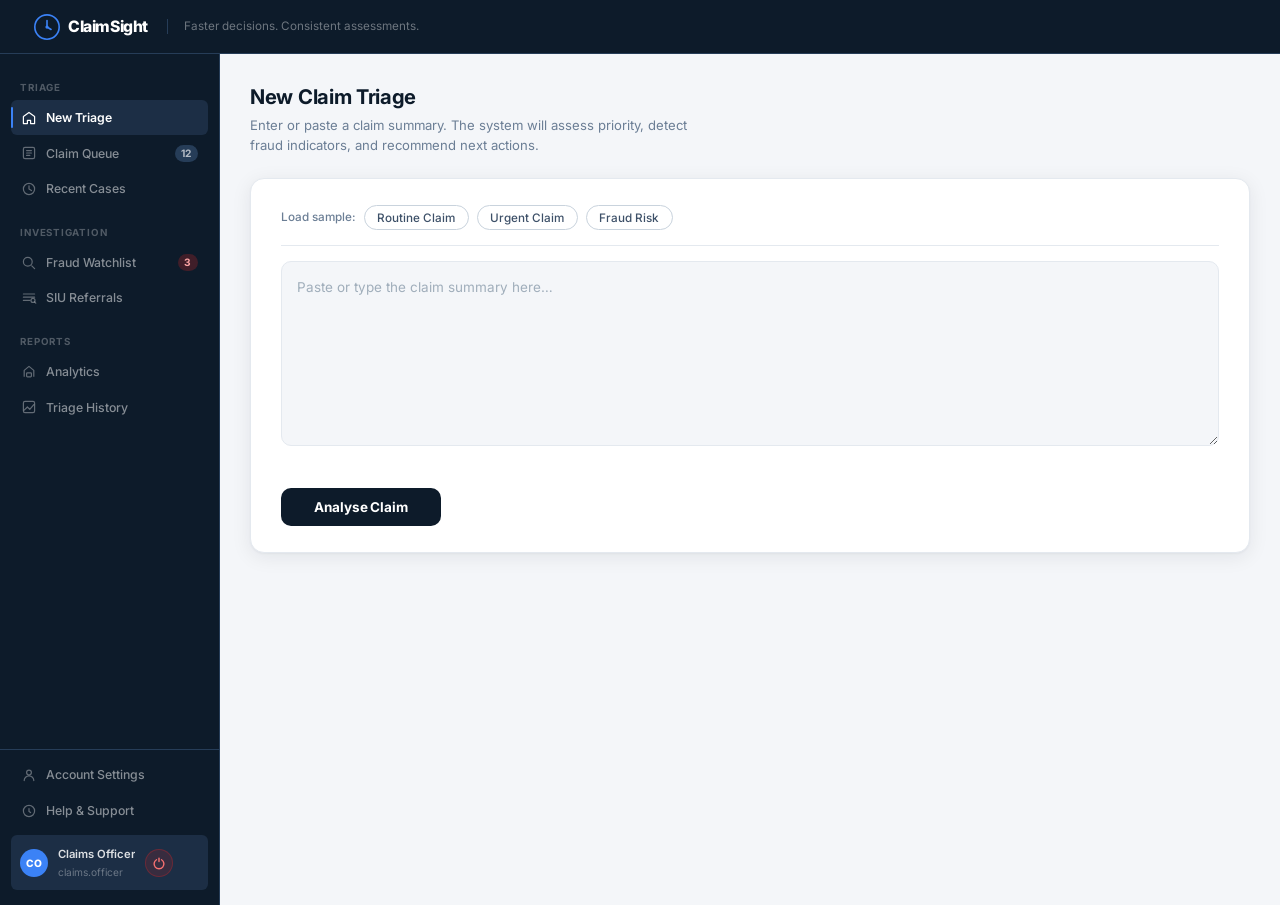
<file: index.html>
<!DOCTYPE html>
<html lang="en">
<head>
  <meta charset="UTF-8" />
  <meta name="viewport" content="width=device-width, initial-scale=1.0" />
  <title>ClaimSight — AI-Assisted Claims Triage</title>
  <link rel="stylesheet" href="style.css" />
</head>
<body>

  <!-- ─── Header ──────────────────────────────────────── -->
  <header class="site-header">
    <div class="header-inner">
      <button class="sidebar-toggle" id="sidebar-toggle" aria-label="Toggle navigation" aria-expanded="false">
        <svg viewBox="0 0 20 20" fill="none" aria-hidden="true">
          <path d="M3 5h14M3 10h14M3 15h14" stroke="currentColor" stroke-width="1.75" stroke-linecap="round"/>
        </svg>
      </button>
      <div class="brand">
        <svg class="brand-icon" viewBox="0 0 32 32" fill="none" aria-hidden="true">
          <circle cx="16" cy="16" r="15" stroke="currentColor" stroke-width="2"/>
          <path d="M16 8v8l5 3" stroke="currentColor" stroke-width="2" stroke-linecap="round"/>
          <circle cx="16" cy="16" r="2" fill="currentColor"/>
        </svg>
        <span class="brand-name">ClaimSight</span>
      </div>
      <p class="brand-tagline">Faster decisions. Consistent assessments.</p>
    </div>
  </header>

  <!-- ─── App shell ────────────────────────────────────── -->
  <div class="app-shell">

    <!-- ─── Sidebar ──────────────────────────────────── -->
    <nav class="sidebar" id="sidebar" aria-label="Main navigation">
      <div class="sidebar-body">

        <div class="nav-section">
          <span class="nav-section-label">Triage</span>
          <ul class="nav-list">
            <li>
              <a href="#" class="nav-item nav-item--active" data-page="new-triage" aria-current="page">
                <svg class="nav-icon" viewBox="0 0 20 20" fill="none" aria-hidden="true">
                  <path d="M10 3L3 8v9h5v-4h4v4h5V8L10 3z" stroke="currentColor" stroke-width="1.5" stroke-linejoin="round"/>
                </svg>
                New Triage
              </a>
            </li>
            <li>
              <a href="#" class="nav-item" data-page="claim-queue">
                <svg class="nav-icon" viewBox="0 0 20 20" fill="none" aria-hidden="true">
                  <rect x="3" y="3" width="14" height="14" rx="2" stroke="currentColor" stroke-width="1.5"/>
                  <path d="M7 7h6M7 10h6M7 13h4" stroke="currentColor" stroke-width="1.5" stroke-linecap="round"/>
                </svg>
                Claim Queue
                <span class="nav-badge">12</span>
              </a>
            </li>
            <li>
              <a href="#" class="nav-item" data-page="recent-cases">
                <svg class="nav-icon" viewBox="0 0 20 20" fill="none" aria-hidden="true">
                  <circle cx="10" cy="10" r="7" stroke="currentColor" stroke-width="1.5"/>
                  <path d="M10 6v4l3 2" stroke="currentColor" stroke-width="1.5" stroke-linecap="round"/>
                </svg>
                Recent Cases
              </a>
            </li>
          </ul>
        </div>

        <div class="nav-section">
          <span class="nav-section-label">Investigation</span>
          <ul class="nav-list">
            <li>
              <a href="#" class="nav-item" data-page="fraud-watchlist">
                <svg class="nav-icon" viewBox="0 0 20 20" fill="none" aria-hidden="true">
                  <path d="M8.5 3a5.5 5.5 0 1 1 0 11 5.5 5.5 0 0 1 0-11zM17 17l-3.5-3.5" stroke="currentColor" stroke-width="1.5" stroke-linecap="round"/>
                </svg>
                Fraud Watchlist
                <span class="nav-badge nav-badge--red">3</span>
              </a>
            </li>
            <li>
              <a href="#" class="nav-item" data-page="siu-referrals">
                <svg class="nav-icon" viewBox="0 0 20 20" fill="none" aria-hidden="true">
                  <path d="M3 5h14M3 9h14M3 13h8" stroke="currentColor" stroke-width="1.5" stroke-linecap="round"/>
                  <circle cx="15" cy="13" r="2.5" stroke="currentColor" stroke-width="1.5"/>
                  <path d="M17 15l1.5 1.5" stroke="currentColor" stroke-width="1.5" stroke-linecap="round"/>
                </svg>
                SIU Referrals
              </a>
            </li>
          </ul>
        </div>

        <div class="nav-section">
          <span class="nav-section-label">Reports</span>
          <ul class="nav-list">
            <li>
              <a href="#" class="nav-item" data-page="analytics">
                <svg class="nav-icon" viewBox="0 0 20 20" fill="none" aria-hidden="true">
                  <path d="M4 16V8l6-5 6 5v8" stroke="currentColor" stroke-width="1.5" stroke-linejoin="round"/>
                  <rect x="7" y="11" width="6" height="5" rx="1" stroke="currentColor" stroke-width="1.5"/>
                </svg>
                Analytics
              </a>
            </li>
            <li>
              <a href="#" class="nav-item" data-page="triage-history">
                <svg class="nav-icon" viewBox="0 0 20 20" fill="none" aria-hidden="true">
                  <path d="M4 14l4-4 3 3 5-6" stroke="currentColor" stroke-width="1.5" stroke-linecap="round" stroke-linejoin="round"/>
                  <rect x="3" y="3" width="14" height="14" rx="2" stroke="currentColor" stroke-width="1.5"/>
                </svg>
                Triage History
              </a>
            </li>
          </ul>
        </div>

      </div>

      <div class="sidebar-footer">
        <div class="nav-section">
          <ul class="nav-list">
            <li>
              <a href="#" class="nav-item" data-page="account-settings">
                <svg class="nav-icon" viewBox="0 0 20 20" fill="none" aria-hidden="true">
                  <circle cx="10" cy="7" r="3" stroke="currentColor" stroke-width="1.5"/>
                  <path d="M4 17c0-3.314 2.686-6 6-6s6 2.686 6 6" stroke="currentColor" stroke-width="1.5" stroke-linecap="round"/>
                </svg>
                Account Settings
              </a>
            </li>
            <li>
              <a href="#" class="nav-item" data-page="help">
                <svg class="nav-icon" viewBox="0 0 20 20" fill="none" aria-hidden="true">
                  <circle cx="10" cy="10" r="7" stroke="currentColor" stroke-width="1.5"/>
                  <path d="M10 7v3.5L12 12" stroke="currentColor" stroke-width="1.5" stroke-linecap="round"/>
                </svg>
                Help &amp; Support
              </a>
            </li>
          </ul>
        </div>
        <div class="sidebar-user">
          <div class="sidebar-user-avatar" aria-hidden="true">CO</div>
          <div class="sidebar-user-info">
            <span class="sidebar-user-name">Claims Officer</span>
            <span class="sidebar-user-role">claims.officer</span>
          </div>
          <a href="login.html" class="btn-power" aria-label="Sign out">
            <svg viewBox="0 0 20 20" fill="none" aria-hidden="true">
              <path d="M10 3v5" stroke="currentColor" stroke-width="2" stroke-linecap="round"/>
              <path d="M6.343 5.343A7 7 0 1 0 13.657 5.343" stroke="currentColor" stroke-width="2" stroke-linecap="round"/>
            </svg>
          </a>
        </div>
      </div>
    </nav>

    <div class="sidebar-overlay" id="sidebar-overlay" aria-hidden="true"></div>

    <!-- ─── Main content ─────────────────────────────── -->
    <main class="main-content" id="main-content">

      <!-- ══ PAGE: New Triage ══════════════════════════ -->
      <div class="page-panel" id="page-new-triage">
        <div class="page-heading">
          <h1 class="page-title">New Claim Triage</h1>
          <p class="page-subtitle">Enter or paste a claim summary. The system will assess priority, detect fraud indicators, and recommend next actions.</p>
        </div>

        <section class="card input-card">
          <div class="sample-buttons" role="group" aria-label="Load a sample claim">
            <span class="sample-label">Load sample:</span>
            <button type="button" class="btn-sample" data-sample="routine">Routine Claim</button>
            <button type="button" class="btn-sample" data-sample="urgent">Urgent Claim</button>
            <button type="button" class="btn-sample" data-sample="fraud">Fraud Risk</button>
          </div>
          <form id="triage-form" novalidate>
            <label for="claim-input" class="sr-only">Claim summary</label>
            <textarea id="claim-input" name="claim" rows="7" placeholder="Paste or type the claim summary here…" aria-required="true"></textarea>
            <p id="validation-msg" class="validation-msg" role="alert" aria-live="polite"></p>
            <button type="submit" id="submit-btn" class="btn btn-primary">
              <span class="btn-text">Analyse Claim</span>
              <span class="btn-spinner" aria-hidden="true"></span>
            </button>
          </form>
        </section>

        <section id="results-section" class="card results-card" aria-live="polite" aria-atomic="true">
          <div class="results-hero">
            <div class="hero-top">
              <div class="priority-display">
                <span id="result-priority" class="priority-badge">—</span>
                <span id="result-confidence" class="confidence-label"></span>
              </div>
              <div class="results-meta">
                <div class="meta-item"><span class="meta-key">Claim ID</span><span class="meta-val" id="result-claim-id">—</span></div>
                <div class="meta-item"><span class="meta-key">Analysed</span><span class="meta-val" id="result-timestamp">—</span></div>
                <div class="meta-item"><span class="meta-key">System</span><span class="meta-val">ClaimSight Triage</span></div>
              </div>
            </div>
            <p id="result-rationale" class="rationale-text">—</p>
          </div>
          <div class="results-body">
            <div class="risk-dimensions">
              <p class="section-heading">Risk Dimensions</p>
              <div class="bars-grid" id="risk-bars-container"></div>
            </div>
            <div class="result-block" id="fraud-block">
              <p class="section-heading">Fraud Indicators</p>
              <ul id="result-fraud-list" class="result-list"></ul>
            </div>
            <div class="result-block">
              <p class="section-heading">Recommended Next Actions</p>
              <ol id="result-actions-list" class="result-list result-list--ordered"></ol>
            </div>
            <div id="escalation-block" class="escalation-block">
              <div class="escalation-header">
                <p class="section-heading" style="margin-bottom:0">Escalation</p>
                <span id="escalation-badge" class="escalation-badge">—</span>
              </div>
              <p id="escalation-reason" class="escalation-reason">—</p>
            </div>
          </div>
        </section>
      </div><!-- /#page-new-triage -->

      <!-- ══ PAGE: Claim Queue ═════════════════════════ -->
      <div class="page-panel" id="page-claim-queue" hidden>
        <div class="page-heading">
          <h1 class="page-title">Claim Queue</h1>
          <p class="page-subtitle">12 claims awaiting first-pass triage. Sorted by submission time.</p>
        </div>
        <section class="card">
          <table class="mock-table">
            <thead>
              <tr>
                <th>Claim ID</th>
                <th>Claimant</th>
                <th>Type</th>
                <th>Submitted</th>
                <th>Status</th>
                <th>Priority</th>
              </tr>
            </thead>
            <tbody>
              <tr><td>CLM-2024-11042</td><td>Ahmad Razif</td><td>Motor — Collision</td><td>Today, 09:14</td><td><span class="status-pill status-new">New</span></td><td><span class="priority-badge priority-high">High</span></td></tr>
              <tr><td>CLM-2024-11041</td><td>Priya Nair</td><td>Motor — Theft</td><td>Today, 08:52</td><td><span class="status-pill status-new">New</span></td><td><span class="priority-badge priority-critical">Critical</span></td></tr>
              <tr><td>CLM-2024-11039</td><td>David Lim</td><td>Motor — Windscreen</td><td>Today, 08:30</td><td><span class="status-pill status-review">In Review</span></td><td><span class="priority-badge priority-low">Low</span></td></tr>
              <tr><td>CLM-2024-11038</td><td>Siti Rahimah</td><td>Motor — Collision</td><td>Today, 07:55</td><td><span class="status-pill status-new">New</span></td><td><span class="priority-badge priority-high">High</span></td></tr>
              <tr><td>CLM-2024-11036</td><td>Kevin Tan</td><td>Motor — Flood</td><td>Yesterday, 17:40</td><td><span class="status-pill status-review">In Review</span></td><td><span class="priority-badge priority-low">Low</span></td></tr>
              <tr><td>CLM-2024-11034</td><td>Grace Wong</td><td>Motor — Collision</td><td>Yesterday, 16:18</td><td><span class="status-pill status-new">New</span></td><td><span class="priority-badge priority-low">Low</span></td></tr>
              <tr><td>CLM-2024-11033</td><td>Ravi Kumar</td><td>Motor — Theft</td><td>Yesterday, 15:05</td><td><span class="status-pill status-review">In Review</span></td><td><span class="priority-badge priority-critical">Critical</span></td></tr>
              <tr><td>CLM-2024-11031</td><td>Nurul Aina</td><td>Motor — Collision</td><td>Yesterday, 14:22</td><td><span class="status-pill status-new">New</span></td><td><span class="priority-badge priority-high">High</span></td></tr>
              <tr><td>CLM-2024-11029</td><td>Jason Ong</td><td>Motor — Vandalism</td><td>Yesterday, 11:50</td><td><span class="status-pill status-new">New</span></td><td><span class="priority-badge priority-low">Low</span></td></tr>
              <tr><td>CLM-2024-11027</td><td>Lee Mei Ling</td><td>Motor — Collision</td><td>2 days ago</td><td><span class="status-pill status-review">In Review</span></td><td><span class="priority-badge priority-high">High</span></td></tr>
              <tr><td>CLM-2024-11025</td><td>Farhan Ismail</td><td>Motor — Flood</td><td>2 days ago</td><td><span class="status-pill status-new">New</span></td><td><span class="priority-badge priority-low">Low</span></td></tr>
              <tr><td>CLM-2024-11022</td><td>Chen Wei</td><td>Motor — Collision</td><td>2 days ago</td><td><span class="status-pill status-new">New</span></td><td><span class="priority-badge priority-high">High</span></td></tr>
            </tbody>
          </table>
        </section>
      </div><!-- /#page-claim-queue -->

      <!-- ══ PAGE: Recent Cases ════════════════════════ -->
      <div class="page-panel" id="page-recent-cases" hidden>
        <div class="page-heading">
          <h1 class="page-title">Recent Cases</h1>
          <p class="page-subtitle">Claims triaged by you in the last 7 days.</p>
        </div>
        <section class="card">
          <table class="mock-table">
            <thead>
              <tr>
                <th>Claim ID</th>
                <th>Claimant</th>
                <th>Priority</th>
                <th>Outcome</th>
                <th>Triaged</th>
                <th>Confidence</th>
              </tr>
            </thead>
            <tbody>
              <tr><td>CLM-2024-10998</td><td>Marcus Tan</td><td><span class="priority-badge priority-high">High</span></td><td>Escalated</td><td>Today, 08:01</td><td>88%</td></tr>
              <tr><td>CLM-2024-10994</td><td>Kevin Ong</td><td><span class="priority-badge priority-critical">Critical</span></td><td>SIU Referred</td><td>Yesterday, 14:30</td><td>94%</td></tr>
              <tr><td>CLM-2024-10991</td><td>Sarah Lim</td><td><span class="priority-badge priority-low">Low</span></td><td>Standard Queue</td><td>Yesterday, 11:15</td><td>91%</td></tr>
              <tr><td>CLM-2024-10987</td><td>Tan Ah Kow</td><td><span class="priority-badge priority-low">Low</span></td><td>Standard Queue</td><td>2 days ago</td><td>89%</td></tr>
              <tr><td>CLM-2024-10982</td><td>Hamidah Bte Yusof</td><td><span class="priority-badge priority-high">High</span></td><td>Escalated</td><td>2 days ago</td><td>86%</td></tr>
              <tr><td>CLM-2024-10977</td><td>Loh Jia Wei</td><td><span class="priority-badge priority-critical">Critical</span></td><td>SIU Referred</td><td>3 days ago</td><td>92%</td></tr>
              <tr><td>CLM-2024-10971</td><td>Rebecca Chong</td><td><span class="priority-badge priority-low">Low</span></td><td>Standard Queue</td><td>4 days ago</td><td>90%</td></tr>
              <tr><td>CLM-2024-10965</td><td>Mohamad Faiz</td><td><span class="priority-badge priority-high">High</span></td><td>Escalated</td><td>5 days ago</td><td>87%</td></tr>
            </tbody>
          </table>
        </section>
      </div><!-- /#page-recent-cases -->

      <!-- ══ PAGE: Fraud Watchlist ══════════════════════ -->
      <div class="page-panel" id="page-fraud-watchlist" hidden>
        <div class="page-heading">
          <h1 class="page-title">Fraud Watchlist</h1>
          <p class="page-subtitle">3 active claims flagged for fraud indicators. Pending SIU review.</p>
        </div>
        <div class="mock-alert mock-alert--red">
          Payouts frozen on all watchlisted claims. Do not process without SIU clearance.
        </div>
        <section class="card">
          <table class="mock-table">
            <thead>
              <tr>
                <th>Claim ID</th>
                <th>Claimant</th>
                <th>Indicators</th>
                <th>Flagged</th>
                <th>SIU Assigned</th>
                <th>Status</th>
              </tr>
            </thead>
            <tbody>
              <tr>
                <td>CLM-2024-10994</td>
                <td>Kevin Ong</td>
                <td>
                  <ul class="indicator-chips">
                    <li>Prior total loss</li>
                    <li>Late witness</li>
                    <li>CCTV gap</li>
                    <li>Linked repair shop</li>
                  </ul>
                </td>
                <td>Yesterday, 14:30</td>
                <td>Insp. Rajan S.</td>
                <td><span class="status-pill status-fraud">Under Investigation</span></td>
              </tr>
              <tr>
                <td>CLM-2024-10977</td>
                <td>Loh Jia Wei</td>
                <td>
                  <ul class="indicator-chips">
                    <li>Inconsistent timeline</li>
                    <li>Duplicate repair estimate</li>
                  </ul>
                </td>
                <td>3 days ago</td>
                <td>Insp. Rajan S.</td>
                <td><span class="status-pill status-fraud">Under Investigation</span></td>
              </tr>
              <tr>
                <td>CLM-2024-10933</td>
                <td>Chia Boon Huat</td>
                <td>
                  <ul class="indicator-chips">
                    <li>Previously declined claim</li>
                    <li>Staged accident indicators</li>
                    <li>Linked repair shop</li>
                  </ul>
                </td>
                <td>6 days ago</td>
                <td>Unassigned</td>
                <td><span class="status-pill status-new">Pending Assignment</span></td>
              </tr>
            </tbody>
          </table>
        </section>
      </div><!-- /#page-fraud-watchlist -->

      <!-- ══ PAGE: SIU Referrals ════════════════════════ -->
      <div class="page-panel" id="page-siu-referrals" hidden>
        <div class="page-heading">
          <h1 class="page-title">SIU Referrals</h1>
          <p class="page-subtitle">Claims formally referred to the Special Investigations Unit this quarter.</p>
        </div>
        <div class="mock-stats-row">
          <div class="mock-stat"><span class="mock-stat-value">14</span><span class="mock-stat-label">Referred this quarter</span></div>
          <div class="mock-stat"><span class="mock-stat-value">6</span><span class="mock-stat-label">Under active investigation</span></div>
          <div class="mock-stat"><span class="mock-stat-value">5</span><span class="mock-stat-label">Confirmed fraud</span></div>
          <div class="mock-stat mock-stat--green"><span class="mock-stat-value">3</span><span class="mock-stat-label">Cleared — legitimate</span></div>
        </div>
        <section class="card">
          <table class="mock-table">
            <thead>
              <tr>
                <th>Claim ID</th>
                <th>Claimant</th>
                <th>Referred by</th>
                <th>Date Referred</th>
                <th>SIU Officer</th>
                <th>Outcome</th>
              </tr>
            </thead>
            <tbody>
              <tr><td>CLM-2024-10994</td><td>Kevin Ong</td><td>claims.officer</td><td>Yesterday</td><td>Insp. Rajan S.</td><td><span class="status-pill status-fraud">Investigating</span></td></tr>
              <tr><td>CLM-2024-10977</td><td>Loh Jia Wei</td><td>claims.officer</td><td>3 days ago</td><td>Insp. Rajan S.</td><td><span class="status-pill status-fraud">Investigating</span></td></tr>
              <tr><td>CLM-2024-10855</td><td>Ng Swee Hock</td><td>sr.adjuster</td><td>12 Nov 2024</td><td>Insp. Kavitha M.</td><td><span class="status-pill status-closed">Confirmed Fraud</span></td></tr>
              <tr><td>CLM-2024-10801</td><td>Rohani Bte Salleh</td><td>claims.officer</td><td>8 Nov 2024</td><td>Insp. Kavitha M.</td><td><span class="status-pill status-closed">Confirmed Fraud</span></td></tr>
              <tr><td>CLM-2024-10744</td><td>Tan Chee Keong</td><td>sr.adjuster</td><td>4 Nov 2024</td><td>Insp. Rajan S.</td><td><span class="status-pill status-green">Cleared</span></td></tr>
              <tr><td>CLM-2024-10698</td><td>Putri Aisyah</td><td>claims.officer</td><td>1 Nov 2024</td><td>Insp. Kavitha M.</td><td><span class="status-pill status-green">Cleared</span></td></tr>
            </tbody>
          </table>
        </section>
      </div><!-- /#page-siu-referrals -->

      <!-- ══ PAGE: Analytics ═══════════════════════════ -->
      <div class="page-panel" id="page-analytics" hidden>
        <div class="page-heading">
          <h1 class="page-title">Analytics</h1>
          <p class="page-subtitle">Triage performance and claim volume for November 2024.</p>
        </div>
        <div class="mock-stats-row">
          <div class="mock-stat"><span class="mock-stat-value">247</span><span class="mock-stat-label">Claims triaged this month</span></div>
          <div class="mock-stat mock-stat--red"><span class="mock-stat-value">18</span><span class="mock-stat-label">Critical priority</span></div>
          <div class="mock-stat mock-stat--amber"><span class="mock-stat-value">64</span><span class="mock-stat-label">High priority</span></div>
          <div class="mock-stat mock-stat--green"><span class="mock-stat-value">165</span><span class="mock-stat-label">Low / Routine</span></div>
        </div>
        <div class="analytics-grid">
          <section class="card">
            <p class="section-heading">Priority Distribution</p>
            <div class="chart-bars">
              <div class="chart-bar-row">
                <span class="chart-bar-label">Low</span>
                <div class="chart-bar-track"><div class="chart-bar-fill chart-bar-green" style="width:66.8%"></div></div>
                <span class="chart-bar-val">165</span>
              </div>
              <div class="chart-bar-row">
                <span class="chart-bar-label">High</span>
                <div class="chart-bar-track"><div class="chart-bar-fill chart-bar-amber" style="width:25.9%"></div></div>
                <span class="chart-bar-val">64</span>
              </div>
              <div class="chart-bar-row">
                <span class="chart-bar-label">Critical</span>
                <div class="chart-bar-track"><div class="chart-bar-fill chart-bar-red" style="width:7.3%"></div></div>
                <span class="chart-bar-val">18</span>
              </div>
            </div>
          </section>
          <section class="card">
            <p class="section-heading">Fraud Detection Rate</p>
            <div class="chart-bars">
              <div class="chart-bar-row">
                <span class="chart-bar-label">Fraud flagged</span>
                <div class="chart-bar-track"><div class="chart-bar-fill chart-bar-red" style="width:14%"></div></div>
                <span class="chart-bar-val">14</span>
              </div>
              <div class="chart-bar-row">
                <span class="chart-bar-label">SIU referred</span>
                <div class="chart-bar-track"><div class="chart-bar-fill chart-bar-amber" style="width:8.5%"></div></div>
                <span class="chart-bar-val">8</span>
              </div>
              <div class="chart-bar-row">
                <span class="chart-bar-label">Confirmed fraud</span>
                <div class="chart-bar-track"><div class="chart-bar-fill chart-bar-red" style="width:5%"></div></div>
                <span class="chart-bar-val">5</span>
              </div>
            </div>
          </section>
          <section class="card">
            <p class="section-heading">Avg. Confidence Score by Priority</p>
            <div class="chart-bars">
              <div class="chart-bar-row">
                <span class="chart-bar-label">Critical</span>
                <div class="chart-bar-track"><div class="chart-bar-fill chart-bar-navy" style="width:93%"></div></div>
                <span class="chart-bar-val">93%</span>
              </div>
              <div class="chart-bar-row">
                <span class="chart-bar-label">High</span>
                <div class="chart-bar-track"><div class="chart-bar-fill chart-bar-navy" style="width:88%"></div></div>
                <span class="chart-bar-val">88%</span>
              </div>
              <div class="chart-bar-row">
                <span class="chart-bar-label">Low</span>
                <div class="chart-bar-track"><div class="chart-bar-fill chart-bar-navy" style="width:91%"></div></div>
                <span class="chart-bar-val">91%</span>
              </div>
            </div>
          </section>
          <section class="card">
            <p class="section-heading">Escalation Rate</p>
            <div class="chart-bars">
              <div class="chart-bar-row">
                <span class="chart-bar-label">Escalated</span>
                <div class="chart-bar-track"><div class="chart-bar-fill chart-bar-amber" style="width:33.2%"></div></div>
                <span class="chart-bar-val">82</span>
              </div>
              <div class="chart-bar-row">
                <span class="chart-bar-label">Not escalated</span>
                <div class="chart-bar-track"><div class="chart-bar-fill chart-bar-green" style="width:66.8%"></div></div>
                <span class="chart-bar-val">165</span>
              </div>
            </div>
          </section>
        </div>
      </div><!-- /#page-analytics -->

      <!-- ══ PAGE: Triage History ══════════════════════ -->
      <div class="page-panel" id="page-triage-history" hidden>
        <div class="page-heading">
          <h1 class="page-title">Triage History</h1>
          <p class="page-subtitle">Full log of all triage decisions made by this account.</p>
        </div>
        <section class="card">
          <table class="mock-table">
            <thead>
              <tr>
                <th>Claim ID</th>
                <th>Claimant</th>
                <th>Priority</th>
                <th>Confidence</th>
                <th>Fraud Flags</th>
                <th>Escalated</th>
                <th>Date</th>
              </tr>
            </thead>
            <tbody>
              <tr><td>CLM-2024-10998</td><td>Marcus Tan</td><td><span class="priority-badge priority-high">High</span></td><td>88%</td><td>None</td><td>Yes</td><td>Today</td></tr>
              <tr><td>CLM-2024-10994</td><td>Kevin Ong</td><td><span class="priority-badge priority-critical">Critical</span></td><td>94%</td><td>4</td><td>Yes</td><td>Yesterday</td></tr>
              <tr><td>CLM-2024-10991</td><td>Sarah Lim</td><td><span class="priority-badge priority-low">Low</span></td><td>91%</td><td>None</td><td>No</td><td>Yesterday</td></tr>
              <tr><td>CLM-2024-10987</td><td>Tan Ah Kow</td><td><span class="priority-badge priority-low">Low</span></td><td>89%</td><td>None</td><td>No</td><td>2 days ago</td></tr>
              <tr><td>CLM-2024-10982</td><td>Hamidah Bte Yusof</td><td><span class="priority-badge priority-high">High</span></td><td>86%</td><td>None</td><td>Yes</td><td>2 days ago</td></tr>
              <tr><td>CLM-2024-10977</td><td>Loh Jia Wei</td><td><span class="priority-badge priority-critical">Critical</span></td><td>92%</td><td>2</td><td>Yes</td><td>3 days ago</td></tr>
              <tr><td>CLM-2024-10971</td><td>Rebecca Chong</td><td><span class="priority-badge priority-low">Low</span></td><td>90%</td><td>None</td><td>No</td><td>4 days ago</td></tr>
              <tr><td>CLM-2024-10965</td><td>Mohamad Faiz</td><td><span class="priority-badge priority-high">High</span></td><td>87%</td><td>None</td><td>Yes</td><td>5 days ago</td></tr>
              <tr><td>CLM-2024-10958</td><td>Lin Shu Fen</td><td><span class="priority-badge priority-low">Low</span></td><td>93%</td><td>None</td><td>No</td><td>5 days ago</td></tr>
              <tr><td>CLM-2024-10950</td><td>Abdullah Malik</td><td><span class="priority-badge priority-critical">Critical</span></td><td>95%</td><td>3</td><td>Yes</td><td>6 days ago</td></tr>
              <tr><td>CLM-2024-10944</td><td>Tan Bee Leng</td><td><span class="priority-badge priority-low">Low</span></td><td>88%</td><td>None</td><td>No</td><td>7 days ago</td></tr>
              <tr><td>CLM-2024-10937</td><td>Jaswinder Singh</td><td><span class="priority-badge priority-high">High</span></td><td>85%</td><td>None</td><td>Yes</td><td>7 days ago</td></tr>
            </tbody>
          </table>
        </section>
      </div><!-- /#page-triage-history -->

      <!-- ══ PAGE: Account Settings ════════════════════ -->
      <div class="page-panel" id="page-account-settings" hidden>
        <div class="page-heading">
          <h1 class="page-title">Account Settings</h1>
          <p class="page-subtitle">Manage your profile, notification preferences, and access credentials.</p>
        </div>
        <div class="settings-grid">
          <section class="card">
            <p class="section-heading">Profile</p>
            <div class="settings-form">
              <div class="settings-field">
                <label>Full name</label>
                <input type="text" value="Claims Officer" readonly />
              </div>
              <div class="settings-field">
                <label>Username</label>
                <input type="text" value="claims.officer" readonly />
              </div>
              <div class="settings-field">
                <label>Email</label>
                <input type="email" value="claims.officer@insure.sg" readonly />
              </div>
              <div class="settings-field">
                <label>Department</label>
                <input type="text" value="Motor Claims — Triage Unit" readonly />
              </div>
            </div>
          </section>
          <section class="card">
            <p class="section-heading">Notifications</p>
            <div class="settings-toggles">
              <div class="settings-toggle-row">
                <div>
                  <span class="toggle-label">New claim assigned</span>
                  <span class="toggle-desc">Email when a claim is assigned to your queue</span>
                </div>
                <div class="toggle-pill toggle-on" aria-label="Enabled"></div>
              </div>
              <div class="settings-toggle-row">
                <div>
                  <span class="toggle-label">Escalation alerts</span>
                  <span class="toggle-desc">Notify when a claim is escalated to senior adjuster</span>
                </div>
                <div class="toggle-pill toggle-on" aria-label="Enabled"></div>
              </div>
              <div class="settings-toggle-row">
                <div>
                  <span class="toggle-label">SIU referral updates</span>
                  <span class="toggle-desc">Updates when SIU cases you referred change status</span>
                </div>
                <div class="toggle-pill toggle-on" aria-label="Enabled"></div>
              </div>
              <div class="settings-toggle-row">
                <div>
                  <span class="toggle-label">Weekly digest</span>
                  <span class="toggle-desc">Summary email of your triage activity</span>
                </div>
                <div class="toggle-pill toggle-off" aria-label="Disabled"></div>
              </div>
            </div>
          </section>
          <section class="card">
            <p class="section-heading">Security</p>
            <div class="settings-form">
              <div class="settings-field">
                <label>Current password</label>
                <input type="password" value="placeholder" readonly />
              </div>
              <div class="settings-field">
                <label>Last login</label>
                <input type="text" value="Today, 08:45 AM — Singapore (SGT)" readonly />
              </div>
              <div class="settings-field">
                <label>Two-factor authentication</label>
                <input type="text" value="Enabled via authenticator app" readonly />
              </div>
            </div>
            <p class="settings-note">Password changes and 2FA management require IT helpdesk approval in this environment.</p>
          </section>
        </div>
      </div><!-- /#page-account-settings -->

      <!-- ══ PAGE: Help & Support ══════════════════════ -->
      <div class="page-panel" id="page-help" hidden>
        <div class="page-heading">
          <h1 class="page-title">Help &amp; Support</h1>
          <p class="page-subtitle">Documentation, guides, and contact details for the ClaimSight platform.</p>
        </div>
        <div class="help-grid">
          <section class="card help-card">
            <div class="help-icon-wrap">
              <svg viewBox="0 0 24 24" fill="none" aria-hidden="true"><path d="M12 2a10 10 0 1 1 0 20A10 10 0 0 1 12 2zm0 5v6m0 3v1" stroke="currentColor" stroke-width="1.75" stroke-linecap="round"/></svg>
            </div>
            <h3>Getting Started</h3>
            <p>Learn how to submit a claim summary, use the quick-fill samples, and read a triage result.</p>
            <span class="help-link">View guide</span>
          </section>
          <section class="card help-card">
            <div class="help-icon-wrap">
              <svg viewBox="0 0 24 24" fill="none" aria-hidden="true"><path d="M9 12h6M9 16h4M5 4h14a2 2 0 0 1 2 2v14a2 2 0 0 1-2 2H5a2 2 0 0 1-2-2V6a2 2 0 0 1 2-2z" stroke="currentColor" stroke-width="1.75" stroke-linecap="round"/></svg>
            </div>
            <h3>Understanding Triage Results</h3>
            <p>Explains how priority levels, confidence scores, risk dimensions, and fraud indicators are calculated.</p>
            <span class="help-link">View guide</span>
          </section>
          <section class="card help-card">
            <div class="help-icon-wrap">
              <svg viewBox="0 0 24 24" fill="none" aria-hidden="true"><path d="M12 22s-8-4.5-8-11.8A8 8 0 0 1 12 2a8 8 0 0 1 8 8.2c0 7.3-8 11.8-8 11.8z" stroke="currentColor" stroke-width="1.75"/><circle cx="12" cy="10" r="2.5" stroke="currentColor" stroke-width="1.75"/></svg>
            </div>
            <h3>SIU Referral Process</h3>
            <p>Step-by-step guide to referring a fraud-flagged claim to the Special Investigations Unit.</p>
            <span class="help-link">View guide</span>
          </section>
          <section class="card help-card">
            <div class="help-icon-wrap">
              <svg viewBox="0 0 24 24" fill="none" aria-hidden="true"><path d="M22 16.92v3a2 2 0 0 1-2.18 2 19.8 19.8 0 0 1-8.63-3.07A19.5 19.5 0 0 1 4.69 12a19.8 19.8 0 0 1-3.07-8.67A2 2 0 0 1 3.62 1.27h3a2 2 0 0 1 2 1.72c.13.96.36 1.9.7 2.81a2 2 0 0 1-.45 2.11L7.91 8.91a16 16 0 0 0 6 6l.98-.98a2 2 0 0 1 2.11-.45c.9.33 1.85.57 2.81.7a2 2 0 0 1 1.72 2.02z" stroke="currentColor" stroke-width="1.75"/></svg>
            </div>
            <h3>Contact IT Helpdesk</h3>
            <p>For system access issues, password resets, or technical errors in ClaimSight.</p>
            <div class="help-contact">
              <span>📞 +65 6320 4400 (ext. 221)</span>
              <span>✉️ itsupport@insure.sg</span>
              <span>Hours: Mon–Fri, 08:00–18:00 SGT</span>
            </div>
          </section>
          <section class="card help-card help-card--wide">
            <div class="help-icon-wrap">
              <svg viewBox="0 0 24 24" fill="none" aria-hidden="true"><circle cx="12" cy="12" r="10" stroke="currentColor" stroke-width="1.75"/><path d="M12 8v4l3 3" stroke="currentColor" stroke-width="1.75" stroke-linecap="round"/></svg>
            </div>
            <h3>Version &amp; Release Notes</h3>
            <p>ClaimSight v1.0 &mdash; Initial release. Built for the 2024 Insurance Innovation Hackathon. Mock data only; not connected to live insurance systems.</p>
            <span class="help-tag">Demo build</span>
          </section>
        </div>
      </div><!-- /#page-help -->


    </main>
  </div><!-- /.app-shell -->

  <script src="app.js"></script>
</body>
</html>
</file>
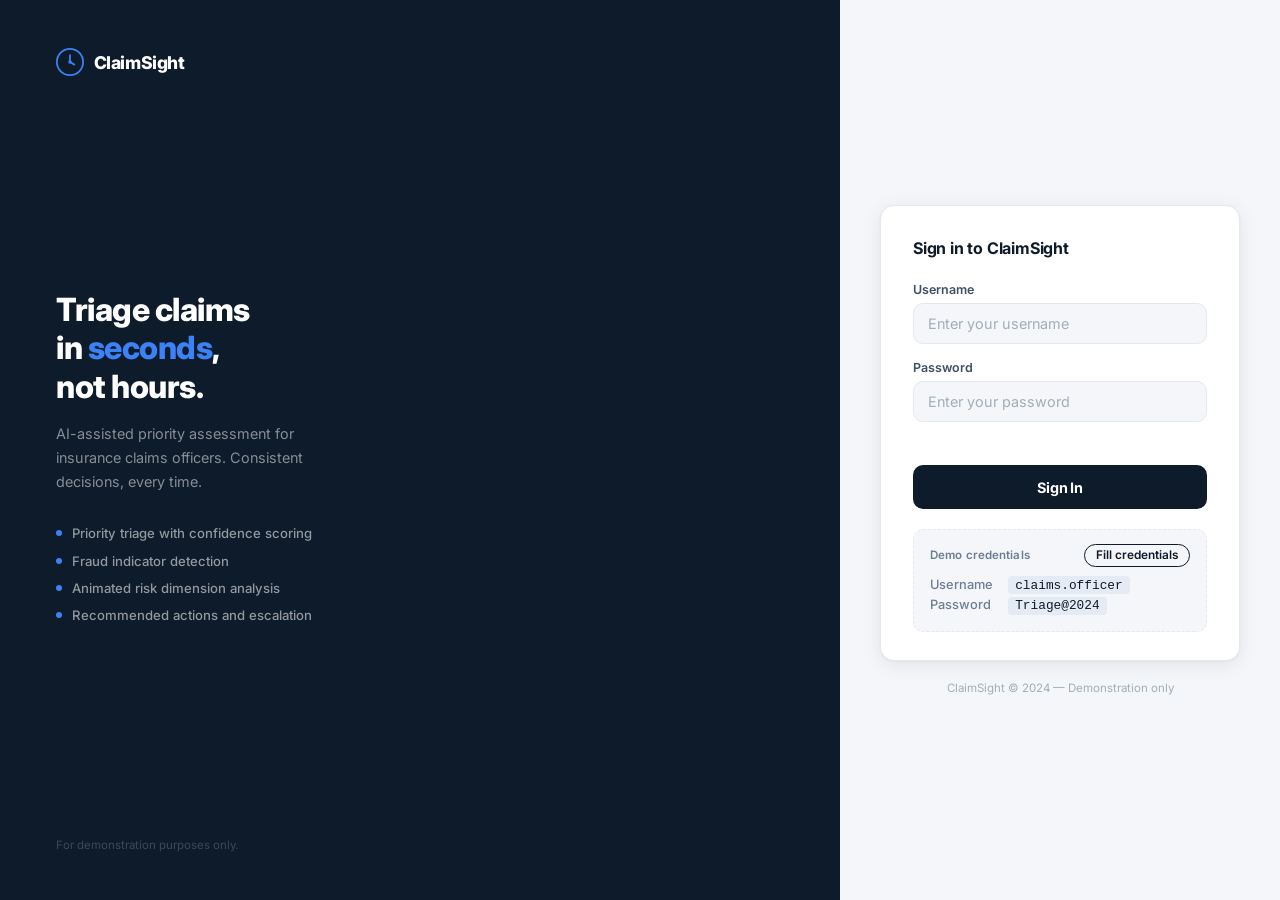
<file: login.html>
<!DOCTYPE html>
<html lang="en">
<head>
  <meta charset="UTF-8" />
  <meta name="viewport" content="width=device-width, initial-scale=1.0" />
  <title>ClaimSight — Sign In</title>
  <link rel="preconnect" href="https://fonts.googleapis.com" />
  <link rel="preconnect" href="https://fonts.gstatic.com" crossorigin />
  <link href="https://fonts.googleapis.com/css2?family=Inter:wght@400;500;600;700;800&display=swap" rel="stylesheet" />
  <style>
    *, *::before, *::after { box-sizing: border-box; margin: 0; padding: 0; }

    :root {
      --navy:         #0D1B2A;
      --navy-mid:     #162236;
      --navy-surface: #1C2E45;
      --navy-rim:     #263D58;
      --blue:         #3B82F6;
      --blue-muted:   rgba(59,130,246,.15);
      --red:          #DC2626;
      --border:       #E4E9EF;
      --bg:           #F4F6F9;
      --text:         #0D1B2A;
      --text-mid:     #3D5068;
      --text-muted:   #6B7E95;
      --text-faint:   #A0AEBB;
      --radius:       10px;
      --radius-pill:  9999px;
    }

    html, body {
      height: 100%;
      font-family: 'Inter', -apple-system, "Segoe UI", sans-serif;
      -webkit-font-smoothing: antialiased;
    }

    body {
      display: flex;
      min-height: 100vh;
      background: var(--navy);
    }

    /* ── Left panel (navy brand) ── */
    .left-panel {
      flex: 1;
      background: var(--navy);
      display: flex;
      flex-direction: column;
      justify-content: space-between;
      padding: 3rem 3.5rem;
      min-height: 100vh;
    }

    .left-brand {
      display: flex;
      align-items: center;
      gap: .6rem;
    }

    .left-brand svg {
      width: 28px;
      height: 28px;
      color: var(--blue);
      flex-shrink: 0;
    }

    .left-brand-name {
      font-size: 1.1rem;
      font-weight: 800;
      letter-spacing: -.4px;
      color: #fff;
    }

    .left-body {
      flex: 1;
      display: flex;
      flex-direction: column;
      justify-content: center;
      max-width: 340px;
    }

    .left-headline {
      font-size: 2rem;
      font-weight: 800;
      color: #fff;
      line-height: 1.2;
      letter-spacing: -.5px;
      margin-bottom: 1rem;
    }

    .left-headline em {
      font-style: normal;
      color: var(--blue);
    }

    .left-desc {
      font-size: .9rem;
      font-weight: 400;
      color: rgba(255,255,255,.5);
      line-height: 1.65;
      max-width: 30ch;
    }

    /* Feature list */
    .left-features {
      list-style: none;
      margin-top: 2rem;
      display: flex;
      flex-direction: column;
      gap: .7rem;
    }

    .left-features li {
      display: flex;
      align-items: center;
      gap: .65rem;
      font-size: .82rem;
      font-weight: 500;
      color: rgba(255,255,255,.55);
    }

    .left-features li::before {
      content: '';
      display: inline-block;
      width: 6px;
      height: 6px;
      border-radius: 50%;
      background: var(--blue);
      flex-shrink: 0;
    }

    .left-footer {
      font-size: .72rem;
      color: rgba(255,255,255,.2);
    }

    /* ── Right panel (white form) ── */
    .right-panel {
      width: 440px;
      flex-shrink: 0;
      background: var(--bg);
      display: flex;
      flex-direction: column;
      align-items: center;
      justify-content: center;
      padding: 3rem 2.5rem;
      min-height: 100vh;
    }

    .form-card {
      width: 100%;
      max-width: 360px;
      background: #fff;
      border: 1px solid var(--border);
      border-radius: 14px;
      padding: 2rem 2rem 1.75rem;
      box-shadow: 0 1px 2px rgba(13,27,42,.04), 0 4px 20px rgba(13,27,42,.08);
    }

    .form-card-title {
      font-size: 1rem;
      font-weight: 700;
      color: var(--navy);
      margin-bottom: 1.5rem;
      letter-spacing: -.2px;
    }

    .form-group {
      margin-bottom: 1rem;
    }

    .form-group label {
      display: block;
      font-size: .78rem;
      font-weight: 600;
      color: var(--text-mid);
      margin-bottom: .35rem;
    }

    .form-group input {
      width: 100%;
      padding: .7rem .9rem;
      border: 1.5px solid var(--border);
      border-radius: var(--radius);
      font-family: 'Inter', sans-serif;
      font-size: .9rem;
      font-weight: 400;
      color: var(--text);
      background: var(--bg);
      transition: border-color .15s, box-shadow .15s, background .15s;
    }

    .form-group input:focus {
      outline: none;
      border-color: var(--blue);
      box-shadow: 0 0 0 3px var(--blue-muted);
      background: #fff;
    }

    .form-group input::placeholder {
      color: var(--text-faint);
    }

    /* Login error */
    .login-error {
      font-size: .8rem;
      font-weight: 500;
      color: var(--red);
      min-height: 1.1rem;
      margin: .4rem 0 .6rem;
    }

    /* Submit button */
    .btn-login {
      width: 100%;
      padding: .72rem;
      background: var(--navy);
      color: #fff;
      border: none;
      border-radius: var(--radius);
      font-family: 'Inter', sans-serif;
      font-size: .9rem;
      font-weight: 700;
      letter-spacing: -.1px;
      cursor: pointer;
      transition: background .15s, transform .1s;
      position: relative;
      min-height: 44px;
      display: flex;
      align-items: center;
      justify-content: center;
      gap: .5rem;
    }

    .btn-login:hover:not(:disabled) { background: var(--navy-mid); }
    .btn-login:active:not(:disabled) { transform: translateY(1px); }
    .btn-login:disabled { opacity: .5; cursor: not-allowed; }

    .btn-spinner {
      display: none;
      width: 15px; height: 15px;
      border: 2px solid rgba(255,255,255,.3);
      border-top-color: #fff;
      border-radius: 50%;
      animation: spin .6s linear infinite;
    }

    @keyframes spin { to { transform: rotate(360deg); } }

    .btn-login.loading .btn-text { opacity: 0; }
    .btn-login.loading .btn-spinner { display: inline-block; position: absolute; }

    /* Demo credentials */
    .demo-creds {
      margin-top: 1.25rem;
      background: var(--bg);
      border: 1px dashed var(--border);
      border-radius: var(--radius);
      padding: .85rem 1rem;
    }

    .demo-creds-header {
      display: flex;
      align-items: center;
      justify-content: space-between;
      margin-bottom: .6rem;
    }

    .demo-creds-label {
      font-size: .72rem;
      font-weight: 600;
      color: var(--text-muted);
      letter-spacing: .01em;
    }

    .btn-fill {
      padding: .22rem .65rem;
      font-size: .74rem;
      font-weight: 600;
      background: transparent;
      border: 1px solid var(--navy);
      color: var(--navy);
      border-radius: var(--radius-pill);
      cursor: pointer;
      font-family: 'Inter', sans-serif;
      transition: background .12s, color .12s;
    }

    .btn-fill:hover {
      background: var(--navy);
      color: #fff;
    }

    .demo-creds-row {
      display: flex;
      align-items: baseline;
      gap: .5rem;
      font-size: .8rem;
      margin-bottom: .15rem;
    }

    .demo-creds-row span:first-child {
      color: var(--text-muted);
      font-weight: 500;
      width: 70px;
      flex-shrink: 0;
    }

    .demo-creds-row code {
      font-family: "SFMono-Regular", Consolas, "Liberation Mono", Menlo, monospace;
      font-size: .8rem;
      color: var(--navy);
      background: #E4EBF5;
      padding: .1rem .45rem;
      border-radius: 4px;
      font-weight: 500;
    }

    .form-footer {
      text-align: center;
      margin-top: 1.25rem;
      font-size: .72rem;
      color: var(--text-faint);
    }

    /* Responsive: stack on small screens */
    @media (max-width: 720px) {
      body { flex-direction: column; background: var(--bg); }
      .left-panel {
        min-height: auto;
        padding: 2rem 1.5rem 1.5rem;
      }
      .left-headline { font-size: 1.4rem; }
      .left-features { display: none; }
      .right-panel {
        width: 100%;
        min-height: auto;
        padding: 1.5rem 1.25rem 2.5rem;
      }
    }
  </style>
</head>
<body>

  <!-- ── Left panel ─────────────────────────────── -->
  <div class="left-panel">
    <div class="left-brand">
      <svg viewBox="0 0 32 32" fill="none" aria-hidden="true">
        <circle cx="16" cy="16" r="15" stroke="currentColor" stroke-width="2"/>
        <path d="M16 8v8l5 3" stroke="currentColor" stroke-width="2" stroke-linecap="round"/>
        <circle cx="16" cy="16" r="2" fill="currentColor"/>
      </svg>
      <span class="left-brand-name">ClaimSight</span>
    </div>

    <div class="left-body">
      <h1 class="left-headline">Triage claims<br>in <em>seconds</em>,<br>not hours.</h1>
      <p class="left-desc">AI-assisted priority assessment for insurance claims officers. Consistent decisions, every time.</p>
      <ul class="left-features" aria-hidden="true">
        <li>Priority triage with confidence scoring</li>
        <li>Fraud indicator detection</li>
        <li>Animated risk dimension analysis</li>
        <li>Recommended actions and escalation</li>
      </ul>
    </div>

    <p class="left-footer">For demonstration purposes only.</p>
  </div>

  <!-- ── Right panel ────────────────────────────── -->
  <div class="right-panel">
    <div class="form-card">
      <h2 class="form-card-title">Sign in to ClaimSight</h2>

      <form id="login-form" novalidate>
        <div class="form-group">
          <label for="username">Username</label>
          <input type="text" id="username" name="username" autocomplete="username" placeholder="Enter your username" />
        </div>
        <div class="form-group">
          <label for="password">Password</label>
          <input type="password" id="password" name="password" autocomplete="current-password" placeholder="Enter your password" />
        </div>
        <p id="login-error" class="login-error" role="alert" aria-live="polite"></p>
        <button type="submit" id="login-btn" class="btn-login">
          <span class="btn-text">Sign In</span>
          <span class="btn-spinner" aria-hidden="true"></span>
        </button>
      </form>

      <!-- Demo credentials -->
      <div class="demo-creds">
        <div class="demo-creds-header">
          <span class="demo-creds-label">Demo credentials</span>
          <button type="button" id="fill-btn" class="btn-fill">Fill credentials</button>
        </div>
        <div class="demo-creds-row">
          <span>Username</span>
          <code>claims.officer</code>
        </div>
        <div class="demo-creds-row">
          <span>Password</span>
          <code>Triage@2024</code>
        </div>
      </div>
    </div>

    <p class="form-footer">ClaimSight &copy; 2024 &mdash; Demonstration only</p>
  </div>

  <script>
    const VALID_USERNAME = 'claims.officer';
    const VALID_PASSWORD = 'Triage@2024';

    const form       = document.getElementById('login-form');
    const usernameEl = document.getElementById('username');
    const passwordEl = document.getElementById('password');
    const errorEl    = document.getElementById('login-error');
    const loginBtn   = document.getElementById('login-btn');
    const fillBtn    = document.getElementById('fill-btn');

    fillBtn.addEventListener('click', () => {
      usernameEl.value = VALID_USERNAME;
      passwordEl.value = VALID_PASSWORD;
      errorEl.textContent = '';
      passwordEl.focus();
    });

    [usernameEl, passwordEl].forEach(el => {
      el.addEventListener('input', () => { errorEl.textContent = ''; });
    });

    form.addEventListener('submit', (e) => {
      e.preventDefault();
      const user = usernameEl.value.trim();
      const pass = passwordEl.value;

      if (!user || !pass) {
        errorEl.textContent = 'Enter both username and password to continue.';
        return;
      }

      loginBtn.disabled = true;
      loginBtn.classList.add('loading');
      errorEl.textContent = '';

      setTimeout(() => {
        if (user === VALID_USERNAME && pass === VALID_PASSWORD) {
          window.location.href = 'index.html';
        } else {
          loginBtn.disabled = false;
          loginBtn.classList.remove('loading');
          errorEl.textContent = 'Incorrect username or password.';
          passwordEl.value = '';
          passwordEl.focus();
        }
      }, 800);
    });
  </script>

</body>
</html>
</file>
<file: style.css>
/* ══════════════════════════════════════════════════════
   ClaimSight — style.css
   Inter font. Navy blue identity. One typeface, two weights.
   ══════════════════════════════════════════════════════ */

@import url('https://fonts.googleapis.com/css2?family=Inter:wght@400;500;600;700;800&display=swap');

/* ── 1. Design tokens ─────────────────────────────────── */
:root {
  /* Brand navy */
  --navy:          #0D1B2A;
  --navy-mid:      #162236;
  --navy-surface:  #1C2E45;
  --navy-rim:      #263D58;

  /* Electric blue — interactive only */
  --blue:          #3B82F6;
  --blue-hover:    #2563EB;
  --blue-muted:    rgba(59,130,246,.12);

  /* Priority — functional, not decorative */
  --green:         #16A34A;
  --green-bg:      #F0FDF4;
  --green-border:  #BBF7D0;
  --amber:         #D97706;
  --amber-bg:      #FFFBEB;
  --amber-border:  #FDE68A;
  --red:           #DC2626;
  --red-bg:        #FFF1F1;
  --red-border:    #FECACA;

  /* Page surface */
  --bg:            #F4F6F9;
  --surface:       #FFFFFF;
  --border:        #E4E9EF;
  --border-strong: #C9D3DD;

  /* Typography */
  --text:          #0D1B2A;
  --text-mid:      #3D5068;
  --text-muted:    #6B7E95;
  --text-faint:    #A0AEBB;

  /* Geometry */
  --radius-sm:     6px;
  --radius:        10px;
  --radius-lg:     14px;
  --radius-pill:   9999px;

  /* Shadows */
  --shadow-card:   0 1px 2px rgba(13,27,42,.04), 0 4px 20px rgba(13,27,42,.08);
  --shadow-lift:   0 2px 8px rgba(13,27,42,.06), 0 12px 40px rgba(13,27,42,.10);
}

/* ── 2. Reset & base ──────────────────────────────────── */
*, *::before, *::after { box-sizing: border-box; margin: 0; padding: 0; }

html { font-size: 15px; }

body {
  font-family: 'Inter', -apple-system, "Segoe UI", sans-serif;
  background: var(--bg);
  color: var(--text);
  line-height: 1.6;
  min-height: 100vh;
  display: flex;
  flex-direction: column;
  -webkit-font-smoothing: antialiased;
}

.sr-only {
  position: absolute; width: 1px; height: 1px;
  padding: 0; margin: -1px; overflow: hidden;
  clip: rect(0,0,0,0); white-space: nowrap; border: 0;
}

/* ── 3. Header ────────────────────────────────────────── */
.site-header {
  background: var(--navy);
  border-bottom: 1px solid var(--navy-rim);
  padding: 0 1.5rem;
  position: sticky;
  top: 0;
  z-index: 10;
}

.header-inner {
  padding: .9rem 1.5rem .9rem .75rem;
  display: flex;
  align-items: center;
  gap: 1.25rem;
}

.brand {
  display: flex;
  align-items: center;
  gap: .55rem;
  flex-shrink: 0;
}

.brand-icon {
  width: 26px;
  height: 26px;
  color: var(--blue);
  flex-shrink: 0;
}

.brand-name {
  font-size: 1.05rem;
  font-weight: 800;
  letter-spacing: -.4px;
  color: #fff;
}

/* Thin vertical rule between brand and tagline */
.brand-tagline {
  font-size: .78rem;
  font-weight: 400;
  color: rgba(255,255,255,.4);
  padding-left: 1.1rem;
  border-left: 1px solid var(--navy-rim);
  line-height: 1.3;
  flex: 1;
}

/* ── 4. App shell + sidebar layout ───────────────────── */

/* Header toggle button (hidden on desktop) */
.sidebar-toggle {
  display: none;
  align-items: center;
  justify-content: center;
  width: 34px;
  height: 34px;
  background: transparent;
  border: 1px solid var(--navy-rim);
  border-radius: var(--radius-sm);
  color: rgba(255,255,255,.7);
  cursor: pointer;
  flex-shrink: 0;
  transition: background .15s;
}
.sidebar-toggle:hover { background: var(--navy-surface); }
.sidebar-toggle svg { width: 18px; height: 18px; }

/* Shell: sidebar + content side by side */
.app-shell {
  display: flex;
  flex: 1;
  min-height: 0;
}

/* ── Sidebar ────────────────────────────────────────── */
.sidebar {
  width: 220px;
  flex-shrink: 0;
  background: var(--navy);
  border-right: 1px solid var(--navy-rim);
  display: flex;
  flex-direction: column;
  position: sticky;
  top: 49px;           /* height of sticky header */
  height: calc(100vh - 49px);
  overflow-y: auto;
  scrollbar-width: none;
}
.sidebar::-webkit-scrollbar { display: none; }

.sidebar-body {
  flex: 1;
  padding: 1.25rem .75rem .5rem;
  display: flex;
  flex-direction: column;
  gap: .25rem;
}

.sidebar-footer {
  padding: .5rem .75rem 1rem;
  border-top: 1px solid var(--navy-rim);
}

/* Nav sections */
.nav-section {
  margin-bottom: .5rem;
}

.nav-section-label {
  display: block;
  font-size: .65rem;
  font-weight: 700;
  letter-spacing: .08em;
  color: rgba(255,255,255,.28);
  padding: .5rem .6rem .3rem;
  text-transform: uppercase;
}

.nav-list {
  list-style: none;
  display: flex;
  flex-direction: column;
  gap: 1px;
}

.nav-item {
  display: flex;
  align-items: center;
  gap: .6rem;
  padding: .5rem .65rem;
  border-radius: var(--radius-sm);
  font-size: .82rem;
  font-weight: 500;
  color: rgba(255,255,255,.5);
  text-decoration: none;
  transition: background .12s, color .12s;
  position: relative;
}

.nav-item:hover {
  background: var(--navy-surface);
  color: rgba(255,255,255,.85);
}

.nav-item--active,
.nav-item--active:hover {
  background: var(--navy-surface);
  color: #fff;
  font-weight: 600;
}

.nav-item--active::before {
  content: '';
  position: absolute;
  left: 0;
  top: 20%;
  height: 60%;
  width: 2px;
  background: var(--blue);
  border-radius: var(--radius-pill);
}

.nav-icon {
  width: 16px;
  height: 16px;
  flex-shrink: 0;
  opacity: .7;
}
.nav-item:hover .nav-icon,
.nav-item--active .nav-icon { opacity: 1; }

/* Numeric badges */
.nav-badge {
  margin-left: auto;
  font-size: .68rem;
  font-weight: 700;
  background: var(--navy-rim);
  color: rgba(255,255,255,.65);
  padding: .1rem .45rem;
  border-radius: var(--radius-pill);
  line-height: 1.4;
}

.nav-badge--red {
  background: rgba(220,38,38,.25);
  color: #fca5a5;
}

/* Sidebar user chip */
.sidebar-user {
  display: flex;
  align-items: center;
  gap: .65rem;
  padding: .65rem .6rem;
  margin-top: .5rem;
  border-radius: var(--radius-sm);
  background: var(--navy-surface);
}

.sidebar-user-avatar {
  width: 28px;
  height: 28px;
  border-radius: 50%;
  background: var(--blue);
  color: #fff;
  font-size: .68rem;
  font-weight: 800;
  display: flex;
  align-items: center;
  justify-content: center;
  flex-shrink: 0;
}

.btn-power {
  display: flex;
  align-items: center;
  justify-content: center;
  width: 28px;
  height: 28px;
  border-radius: 50%;
  background: rgba(220,38,38,.15);
  color: #f87171;
  border: 1px solid rgba(220,38,38,.3);
  flex-shrink: 0;
  text-decoration: none;
  transition: background .15s, color .15s, border-color .15s;
}

.btn-power:hover {
  background: rgba(220,38,38,.35);
  color: #fff;
  border-color: rgba(220,38,38,.6);
}

.btn-power svg {
  width: 14px;
  height: 14px;
}


.sidebar-user-info {
  display: flex;
  flex-direction: column;
  gap: .05rem;
  min-width: 0;
}

.sidebar-user-name {
  font-size: .75rem;
  font-weight: 600;
  color: rgba(255,255,255,.85);
  white-space: nowrap;
  overflow: hidden;
  text-overflow: ellipsis;
}

.sidebar-user-role {
  font-size: .68rem;
  color: rgba(255,255,255,.35);
  white-space: nowrap;
  overflow: hidden;
  text-overflow: ellipsis;
}

/* Mobile overlay */
.sidebar-overlay {
  display: none;
  position: fixed;
  inset: 0;
  background: rgba(0,0,0,.45);
  z-index: 19;
}

/* ── Main content area ──────────────────────────────── */
.main-content {
  flex: 1;
  min-width: 0;
  padding: 2rem 2rem 3rem;
  display: flex;
  flex-direction: column;
  gap: 1.25rem;
}

/* Page heading area */
.page-heading {
  margin-bottom: .25rem;
}

.page-title {
  font-size: 1.35rem;
  font-weight: 700;
  color: var(--navy);
  letter-spacing: -.3px;
  line-height: 1.3;
}

.page-subtitle {
  margin-top: .3rem;
  font-size: .875rem;
  color: var(--text-muted);
  max-width: 56ch;
  line-height: 1.55;
}

/* ── 5. Cards ─────────────────────────────────────────── */
.card {
  background: var(--surface);
  border-radius: var(--radius-lg);
  box-shadow: var(--shadow-card);
  border: 1px solid var(--border);
  padding: 1.75rem 2rem;
}

/* Section labels — left-border treatment, not tracked caps */
.section-heading {
  font-size: .82rem;
  font-weight: 600;
  color: var(--text-mid);
  padding-left: .7rem;
  border-left: 2px solid var(--navy);
  margin-bottom: 1rem;
  line-height: 1.3;
}

/* ── 6. Sample buttons ────────────────────────────────── */
.sample-buttons {
  display: flex;
  align-items: center;
  gap: .5rem;
  flex-wrap: wrap;
  margin-bottom: 1rem;
  padding-bottom: 1rem;
  border-bottom: 1px solid var(--border);
}

.sample-label {
  font-size: .78rem;
  font-weight: 500;
  color: var(--text-muted);
  white-space: nowrap;
}

.btn-sample {
  padding: .3rem .85rem;
  background: transparent;
  border: 1px solid var(--border-strong);
  color: var(--text-mid);
  border-radius: var(--radius-pill);
  font-family: 'Inter', sans-serif;
  font-size: .78rem;
  font-weight: 500;
  cursor: pointer;
  transition: background .12s, border-color .12s, color .12s;
}

.btn-sample:hover {
  background: var(--navy);
  border-color: var(--navy);
  color: #fff;
}

/* ── 7. Textarea ──────────────────────────────────────── */
textarea {
  width: 100%;
  padding: .9rem 1rem;
  border: 1.5px solid var(--border);
  border-radius: var(--radius);
  font-family: 'Inter', sans-serif;
  font-size: .9rem;
  font-weight: 400;
  color: var(--text);
  background: var(--bg);
  resize: vertical;
  transition: border-color .15s, box-shadow .15s, background .15s;
  line-height: 1.65;
}

textarea:focus {
  outline: none;
  border-color: var(--blue);
  box-shadow: 0 0 0 3px var(--blue-muted);
  background: #fff;
}

textarea::placeholder {
  color: var(--text-faint);
  font-weight: 400;
}

/* ── 8. Validation ────────────────────────────────────── */
.validation-msg {
  font-size: .8rem;
  font-weight: 500;
  color: var(--red);
  min-height: 1.2rem;
  margin: .4rem 0 .75rem;
}

/* ── 9. Primary button ────────────────────────────────── */
.btn {
  display: inline-flex;
  align-items: center;
  gap: .5rem;
  border: none;
  border-radius: var(--radius);
  font-family: 'Inter', sans-serif;
  font-weight: 600;
  cursor: pointer;
  transition: background .15s, opacity .15s;
}

.btn-primary {
  padding: .72rem 1.75rem;
  background: var(--navy);
  color: #fff;
  border-radius: var(--radius);
  font-size: .9rem;
  font-weight: 700;
  position: relative;
  min-width: 160px;
  justify-content: center;
  letter-spacing: -.1px;
  transition: background .15s, transform .1s;
}

.btn-primary:hover:not(:disabled) {
  background: var(--navy-mid);
}

.btn-primary:active:not(:disabled) {
  transform: translateY(1px);
}

.btn-primary:disabled { opacity: .5; cursor: not-allowed; }

.btn-spinner {
  display: none;
  width: 15px; height: 15px;
  border: 2px solid rgba(255,255,255,.3);
  border-top-color: #fff;
  border-radius: 50%;
  animation: spin .6s linear infinite;
}

.btn-primary.loading .btn-text { opacity: 0; }
.btn-primary.loading .btn-spinner { display: inline-block; position: absolute; }

@keyframes spin { to { transform: rotate(360deg); } }

/* ── 10. Results card ─────────────────────────────────── */
.results-card {
  display: none;
  padding: 0;        /* override — inner sections handle own padding */
  overflow: hidden;
}

.results-card.visible {
  display: block;
}

/* Hero priority band — full-width top section */
.results-hero {
  padding: 2rem 2rem 1.5rem;
  border-bottom: 1px solid var(--border);
  opacity: 0;
  transform: translateY(8px);
  transition: opacity .35s ease, transform .35s ease;
}

.results-card.visible .results-hero {
  opacity: 1;
  transform: translateY(0);
}

.hero-top {
  display: flex;
  align-items: flex-start;
  justify-content: space-between;
  gap: 1rem;
  flex-wrap: wrap;
  margin-bottom: 1rem;
}

.priority-display {
  display: flex;
  align-items: baseline;
  gap: .85rem;
  flex-wrap: wrap;
}

.priority-badge {
  display: inline-block;
  padding: .35rem 1.1rem;
  border-radius: var(--radius-pill);
  font-size: 1rem;
  font-weight: 800;
  letter-spacing: -.2px;
  border: 1.5px solid transparent;
}

.priority-low      { background: var(--green-bg);  color: var(--green); border-color: var(--green-border); }
.priority-high     { background: var(--amber-bg);  color: var(--amber); border-color: var(--amber-border); }
.priority-critical { background: var(--red-bg);    color: var(--red);   border-color: var(--red-border); }

.confidence-label {
  font-size: .82rem;
  font-weight: 500;
  color: var(--text-muted);
}

/* Metadata row — right side of hero */
.results-meta {
  display: flex;
  gap: 1.25rem;
  flex-wrap: wrap;
  align-items: center;
  font-size: .75rem;
  color: var(--text-muted);
}

.meta-item { display: flex; flex-direction: column; gap: .1rem; }
.meta-key  { font-weight: 600; color: var(--text-mid); font-size: .7rem; }
.meta-val  { font-weight: 400; color: var(--text-muted); }

/* Rationale */
.rationale-text {
  font-size: .875rem;
  font-weight: 400;
  color: var(--text-mid);
  line-height: 1.6;
  max-width: 72ch;
  padding-left: .75rem;
  border-left: 2px solid var(--blue);
}

/* ── 11. Results body sections ────────────────────────── */
.results-body {
  padding: 1.5rem 2rem;
  display: flex;
  flex-direction: column;
  gap: 1.5rem;
  opacity: 0;
  transform: translateY(6px);
  transition: opacity .35s ease .15s, transform .35s ease .15s;
}

.results-card.visible .results-body {
  opacity: 1;
  transform: translateY(0);
}

/* Risk bars */
.bars-grid {
  display: flex;
  flex-direction: column;
  gap: .7rem;
  margin-top: .75rem;
}

.bar-row {
  display: flex;
  align-items: center;
  gap: .85rem;
}

.bar-label {
  font-size: .8rem;
  font-weight: 500;
  color: var(--text-mid);
  width: 170px;
  flex-shrink: 0;
}

.bar-track {
  flex: 1;
  height: 7px;
  background: var(--border);
  border-radius: var(--radius-pill);
  overflow: hidden;
}

.bar-fill {
  height: 100%;
  width: 0%;
  border-radius: var(--radius-pill);
  transition: width .65s cubic-bezier(.4,0,.2,1);
}

.bar-fill.bar-low    { background: var(--green); }
.bar-fill.bar-medium { background: var(--amber); }
.bar-fill.bar-high   { background: var(--red); }

.bar-fill.bar-quality-high   { background: var(--green); }
.bar-fill.bar-quality-medium { background: var(--amber); }
.bar-fill.bar-quality-low    { background: var(--red); }

.bar-score {
  font-size: .75rem;
  font-weight: 600;
  color: var(--text-muted);
  width: 28px;
  text-align: right;
  flex-shrink: 0;
}

/* Fraud + actions blocks */
.result-block {
  padding: 1rem 1.1rem;
  border: 1px solid var(--border);
  border-radius: var(--radius);
  background: var(--bg);
}

.result-block.fraud-flagged {
  background: #FFFDF0;
  border-color: var(--amber-border);
}

.result-list {
  list-style: none;
  display: flex;
  flex-direction: column;
  gap: .5rem;
  margin-top: .65rem;
}

.result-list li {
  font-size: .875rem;
  font-weight: 400;
  color: var(--text-mid);
  padding-left: 1.25rem;
  position: relative;
  line-height: 1.55;
}

.result-list:not(.result-list--ordered) li::before {
  content: "–";
  position: absolute;
  left: 0;
  color: var(--text-faint);
  font-weight: 600;
}

.result-list--ordered { counter-reset: action-counter; }
.result-list--ordered li { counter-increment: action-counter; }
.result-list--ordered li::before {
  content: counter(action-counter) ".";
  position: absolute;
  left: 0;
  color: var(--blue);
  font-weight: 700;
  font-size: .75rem;
}

.no-indicators {
  font-size: .875rem;
  color: var(--text-faint);
  font-style: italic;
  margin-top: .65rem;
}

/* Escalation */
.escalation-block {
  border-radius: var(--radius);
  padding: 1rem 1.1rem;
  border: 1px solid var(--border);
  background: var(--bg);
}

.escalation-block.escalate-yes {
  background: var(--red-bg);
  border-color: var(--red-border);
}

.escalation-block.escalate-no {
  background: var(--green-bg);
  border-color: var(--green-border);
}

.escalation-header {
  display: flex;
  align-items: center;
  gap: .75rem;
  margin-bottom: .4rem;
}

.escalation-badge {
  display: inline-block;
  padding: .18rem .65rem;
  border-radius: var(--radius-pill);
  font-size: .72rem;
  font-weight: 800;
  letter-spacing: .02em;
}

.escalate-yes .escalation-badge { background: var(--red);   color: #fff; }
.escalate-no  .escalation-badge { background: var(--green); color: #fff; }

.escalation-reason {
  font-size: .875rem;
  font-weight: 400;
  color: var(--text-mid);
  line-height: 1.55;
}

/* ── 12. Footer ───────────────────────────────────────── */
.site-footer {
  text-align: center;
  padding: 1.25rem;
  font-size: .72rem;
  color: var(--text-faint);
  border-top: 1px solid var(--border);
  background: var(--surface);
}

/* ── 13. Page panels ──────────────────────────────────── */
.page-panel {
  display: flex;
  flex-direction: column;
  gap: 1.25rem;
}

.page-panel[hidden] {
  display: none;
}

/* ── 14. Tables ───────────────────────────────────────── */
.mock-table {
  width: 100%;
  border-collapse: collapse;
  font-size: .83rem;
}

.mock-table th {
  text-align: left;
  font-size: .72rem;
  font-weight: 700;
  color: var(--text-muted);
  padding: .5rem .85rem;
  border-bottom: 1.5px solid var(--border);
  white-space: nowrap;
}

.mock-table td {
  padding: .65rem .85rem;
  color: var(--text-mid);
  border-bottom: 1px solid var(--border);
  vertical-align: middle;
  line-height: 1.4;
}

.mock-table tbody tr:last-child td { border-bottom: none; }

.mock-table tbody tr:hover td { background: #f8fafc; }

/* Status pills */
.status-pill {
  display: inline-block;
  padding: .18rem .65rem;
  border-radius: var(--radius-pill);
  font-size: .72rem;
  font-weight: 700;
  white-space: nowrap;
}

.status-new    { background: #EFF6FF; color: #2563EB; }
.status-review { background: var(--amber-bg); color: var(--amber); }
.status-fraud  { background: var(--red-bg); color: var(--red); }
.status-closed { background: #1C2E45; color: #fff; }
.status-green  { background: var(--green-bg); color: var(--green); }

/* Indicator chips (fraud watchlist) */
.indicator-chips {
  list-style: none;
  display: flex;
  flex-wrap: wrap;
  gap: .3rem;
}

.indicator-chips li {
  background: var(--amber-bg);
  color: var(--amber);
  border: 1px solid var(--amber-border);
  border-radius: var(--radius-pill);
  font-size: .7rem;
  font-weight: 600;
  padding: .1rem .5rem;
  white-space: nowrap;
}

/* ── 15. Alerts ───────────────────────────────────────── */
.mock-alert {
  padding: .75rem 1rem;
  border-radius: var(--radius);
  font-size: .83rem;
  font-weight: 500;
  border: 1px solid transparent;
}

.mock-alert--red {
  background: var(--red-bg);
  border-color: var(--red-border);
  color: var(--red);
}

/* ── 16. Stats row ────────────────────────────────────── */
.mock-stats-row {
  display: grid;
  grid-template-columns: repeat(4, 1fr);
  gap: .85rem;
}

.mock-stat {
  background: var(--surface);
  border: 1px solid var(--border);
  border-radius: var(--radius);
  padding: 1rem 1.1rem;
  display: flex;
  flex-direction: column;
  gap: .2rem;
}

.mock-stat-value {
  font-size: 1.65rem;
  font-weight: 800;
  color: var(--navy);
  letter-spacing: -.5px;
  line-height: 1;
}

.mock-stat-label {
  font-size: .75rem;
  color: var(--text-muted);
  line-height: 1.3;
}

.mock-stat--red   .mock-stat-value { color: var(--red); }
.mock-stat--amber .mock-stat-value { color: var(--amber); }
.mock-stat--green .mock-stat-value { color: var(--green); }

/* ── 17. Analytics chart bars ─────────────────────────── */
.analytics-grid {
  display: grid;
  grid-template-columns: 1fr 1fr;
  gap: .85rem;
}

.chart-bars {
  display: flex;
  flex-direction: column;
  gap: .7rem;
  margin-top: .75rem;
}

.chart-bar-row {
  display: flex;
  align-items: center;
  gap: .75rem;
}

.chart-bar-label {
  font-size: .78rem;
  font-weight: 500;
  color: var(--text-mid);
  width: 110px;
  flex-shrink: 0;
}

.chart-bar-track {
  flex: 1;
  height: 8px;
  background: var(--border);
  border-radius: var(--radius-pill);
  overflow: hidden;
}

.chart-bar-fill {
  height: 100%;
  border-radius: var(--radius-pill);
}

.chart-bar-green { background: var(--green); }
.chart-bar-amber { background: var(--amber); }
.chart-bar-red   { background: var(--red); }
.chart-bar-navy  { background: var(--navy); }

.chart-bar-val {
  font-size: .75rem;
  font-weight: 600;
  color: var(--text-muted);
  width: 36px;
  text-align: right;
  flex-shrink: 0;
}

/* ── 18. Settings ─────────────────────────────────────── */
.settings-grid {
  display: grid;
  grid-template-columns: 1fr 1fr;
  gap: .85rem;
  align-items: start;
}

.settings-form {
  display: flex;
  flex-direction: column;
  gap: .75rem;
  margin-top: .75rem;
}

.settings-field {
  display: flex;
  flex-direction: column;
  gap: .25rem;
}

.settings-field label {
  font-size: .75rem;
  font-weight: 600;
  color: var(--text-muted);
}

.settings-field input {
  padding: .55rem .75rem;
  border: 1.5px solid var(--border);
  border-radius: var(--radius-sm);
  font-family: 'Inter', sans-serif;
  font-size: .85rem;
  color: var(--text);
  background: var(--bg);
  cursor: default;
}

.settings-note {
  margin-top: .85rem;
  font-size: .75rem;
  color: var(--text-muted);
  font-style: italic;
}

/* Toggle rows */
.settings-toggles {
  display: flex;
  flex-direction: column;
  gap: 0;
  margin-top: .75rem;
}

.settings-toggle-row {
  display: flex;
  align-items: center;
  justify-content: space-between;
  gap: 1rem;
  padding: .75rem 0;
  border-bottom: 1px solid var(--border);
}

.settings-toggle-row:last-child { border-bottom: none; }

.toggle-label {
  display: block;
  font-size: .83rem;
  font-weight: 600;
  color: var(--text);
  margin-bottom: .15rem;
}

.toggle-desc {
  display: block;
  font-size: .75rem;
  color: var(--text-muted);
}

.toggle-pill {
  width: 36px;
  height: 20px;
  border-radius: var(--radius-pill);
  flex-shrink: 0;
  position: relative;
  cursor: default;
}

.toggle-pill::after {
  content: '';
  position: absolute;
  top: 3px;
  width: 14px;
  height: 14px;
  background: #fff;
  border-radius: 50%;
}

.toggle-on  { background: var(--blue); }
.toggle-off { background: var(--border-strong); }

.toggle-on::after  { right: 3px; }
.toggle-off::after { left: 3px; }

/* ── 19. Help cards ───────────────────────────────────── */
.help-grid {
  display: grid;
  grid-template-columns: 1fr 1fr;
  gap: .85rem;
  align-items: start;
}

.help-card {
  display: flex;
  flex-direction: column;
  gap: .5rem;
}

.help-card--wide {
  grid-column: 1 / -1;
  flex-direction: row;
  align-items: flex-start;
  gap: 1rem;
}

.help-card h3 {
  font-size: .9rem;
  font-weight: 700;
  color: var(--navy);
}

.help-card p {
  font-size: .83rem;
  color: var(--text-mid);
  line-height: 1.55;
}

.help-icon-wrap {
  width: 36px;
  height: 36px;
  flex-shrink: 0;
  display: flex;
  align-items: center;
  justify-content: center;
  background: var(--navy);
  border-radius: var(--radius-sm);
}

.help-icon-wrap svg {
  width: 18px;
  height: 18px;
  color: #fff;
}

.help-link {
  font-size: .78rem;
  font-weight: 600;
  color: var(--blue);
  cursor: default;
  margin-top: .25rem;
}

.help-contact {
  display: flex;
  flex-direction: column;
  gap: .3rem;
  margin-top: .35rem;
  font-size: .82rem;
  color: var(--text-mid);
}

.help-tag {
  display: inline-block;
  padding: .18rem .65rem;
  background: var(--navy);
  color: rgba(255,255,255,.7);
  border-radius: var(--radius-pill);
  font-size: .72rem;
  font-weight: 600;
  align-self: flex-start;
  margin-top: .25rem;
}

/* ── 20. Mobile responsive ────────────────────────────── */
@media (max-width: 768px) {
  .sidebar-toggle { display: flex; }
  .brand-tagline  { display: none; }

  .sidebar {
    position: fixed;
    top: 0;
    left: 0;
    height: 100vh;
    z-index: 20;
    transform: translateX(-100%);
    transition: transform .25s ease;
  }

  .sidebar.open {
    transform: translateX(0);
  }

  .sidebar-overlay.open {
    display: block;
  }

  .main-content {
    padding: 1.25rem 1rem 2.5rem;
  }
}

/* ── 14. Print ────────────────────────────────────────── */
@media print {
  body { background: #fff; }
  .site-header { background: var(--navy) !important; -webkit-print-color-adjust: exact; print-color-adjust: exact; }
  .sidebar, .input-card, .sample-buttons, .site-footer { display: none !important; }
  .results-card { display: block !important; box-shadow: none; }
  .results-hero, .results-body { opacity: 1 !important; transform: none !important; }
  .main-content { padding: 0; max-width: 100%; }
  .priority-badge, .escalation-badge { -webkit-print-color-adjust: exact; print-color-adjust: exact; }
  .bar-fill { -webkit-print-color-adjust: exact; print-color-adjust: exact; }
}

/* ── 15. Reduced motion ───────────────────────────────── */
@media (prefers-reduced-motion: reduce) {
  .results-hero, .results-body { transition: none; }
  .bar-fill { transition: none; }
  .btn-primary { transition: none; }
  .sidebar { transition: none; }
}
</file>
